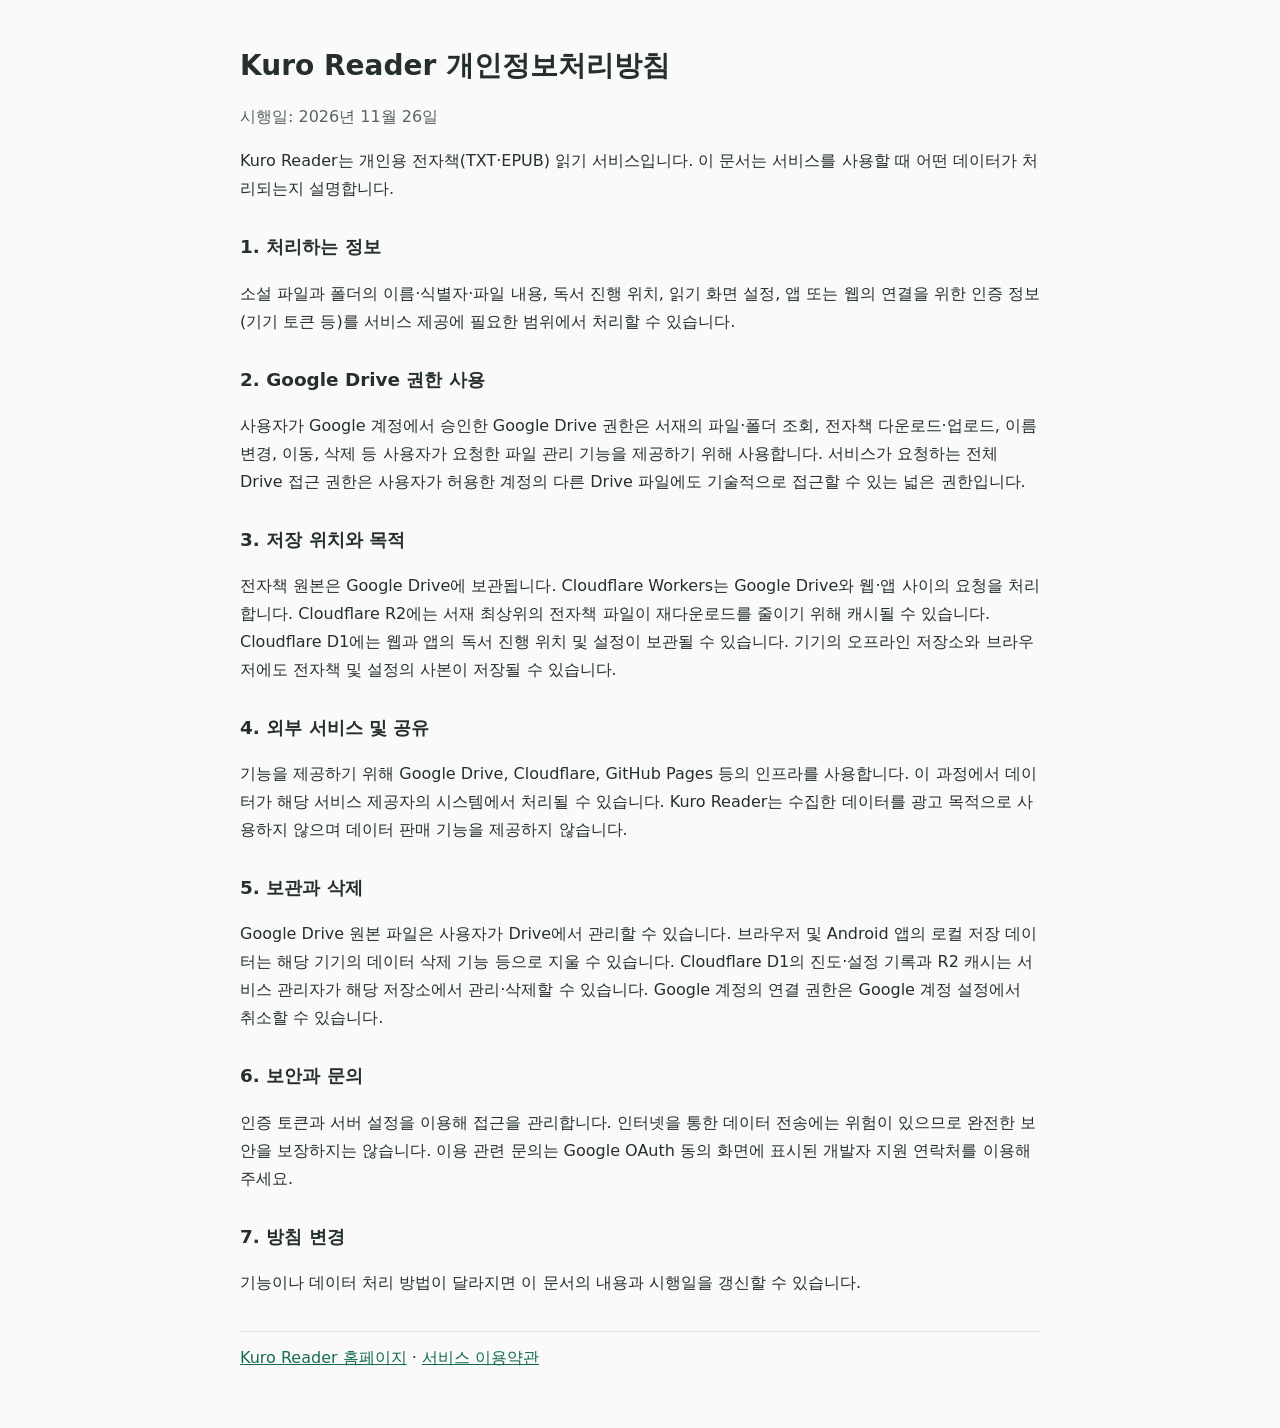
<file: privacy.html>
<!DOCTYPE html>
<html lang="ko">
<head>
  <meta charset="utf-8">
  <meta name="viewport" content="width=device-width, initial-scale=1">
  <title>Kuro Reader - 개인정보처리방침</title>
  <style>
    body { max-width: 800px; margin: 0 auto; padding: 28px 20px 56px; font: 16px/1.75 system-ui,-apple-system,"Noto Sans KR",sans-serif; color: #25302b; background: #fafbf9; }
    h1 { font-size: 1.75rem; line-height: 1.35; } h2 { font-size: 1.15rem; margin-top: 28px; } a { color: #146b51; }
    .meta { color: #58655e; } footer { border-top: 1px solid #d8e0da; margin-top: 34px; padding-top: 12px; }
  </style>
</head>
<body>
  <main>
    <h1>Kuro Reader 개인정보처리방침</h1>
    <p class="meta">시행일: 2026년 11월 26일</p>
    <p>Kuro Reader는 개인용 전자책(TXT·EPUB) 읽기 서비스입니다. 이 문서는 서비스를 사용할 때 어떤 데이터가 처리되는지 설명합니다.</p>
    <h2>1. 처리하는 정보</h2>
    <p>소설 파일과 폴더의 이름·식별자·파일 내용, 독서 진행 위치, 읽기 화면 설정, 앱 또는 웹의 연결을 위한 인증 정보(기기 토큰 등)를 서비스 제공에 필요한 범위에서 처리할 수 있습니다.</p>
    <h2>2. Google Drive 권한 사용</h2>
    <p>사용자가 Google 계정에서 승인한 Google Drive 권한은 서재의 파일·폴더 조회, 전자책 다운로드·업로드, 이름 변경, 이동, 삭제 등 사용자가 요청한 파일 관리 기능을 제공하기 위해 사용합니다. 서비스가 요청하는 전체 Drive 접근 권한은 사용자가 허용한 계정의 다른 Drive 파일에도 기술적으로 접근할 수 있는 넓은 권한입니다.</p>
    <h2>3. 저장 위치와 목적</h2>
    <p>전자책 원본은 Google Drive에 보관됩니다. Cloudflare Workers는 Google Drive와 웹·앱 사이의 요청을 처리합니다. Cloudflare R2에는 서재 최상위의 전자책 파일이 재다운로드를 줄이기 위해 캐시될 수 있습니다. Cloudflare D1에는 웹과 앱의 독서 진행 위치 및 설정이 보관될 수 있습니다. 기기의 오프라인 저장소와 브라우저에도 전자책 및 설정의 사본이 저장될 수 있습니다.</p>
    <h2>4. 외부 서비스 및 공유</h2>
    <p>기능을 제공하기 위해 Google Drive, Cloudflare, GitHub Pages 등의 인프라를 사용합니다. 이 과정에서 데이터가 해당 서비스 제공자의 시스템에서 처리될 수 있습니다. Kuro Reader는 수집한 데이터를 광고 목적으로 사용하지 않으며 데이터 판매 기능을 제공하지 않습니다.</p>
    <h2>5. 보관과 삭제</h2>
    <p>Google Drive 원본 파일은 사용자가 Drive에서 관리할 수 있습니다. 브라우저 및 Android 앱의 로컬 저장 데이터는 해당 기기의 데이터 삭제 기능 등으로 지울 수 있습니다. Cloudflare D1의 진도·설정 기록과 R2 캐시는 서비스 관리자가 해당 저장소에서 관리·삭제할 수 있습니다. Google 계정의 연결 권한은 Google 계정 설정에서 취소할 수 있습니다.</p>
    <h2>6. 보안과 문의</h2>
    <p>인증 토큰과 서버 설정을 이용해 접근을 관리합니다. 인터넷을 통한 데이터 전송에는 위험이 있으므로 완전한 보안을 보장하지는 않습니다. 이용 관련 문의는 Google OAuth 동의 화면에 표시된 개발자 지원 연락처를 이용해 주세요.</p>
    <h2>7. 방침 변경</h2>
    <p>기능이나 데이터 처리 방법이 달라지면 이 문서의 내용과 시행일을 갱신할 수 있습니다.</p>
  </main>
  <footer><a href="./">Kuro Reader 홈페이지</a> · <a href="./terms.html">서비스 이용약관</a></footer>
</body>
</html>
</file>
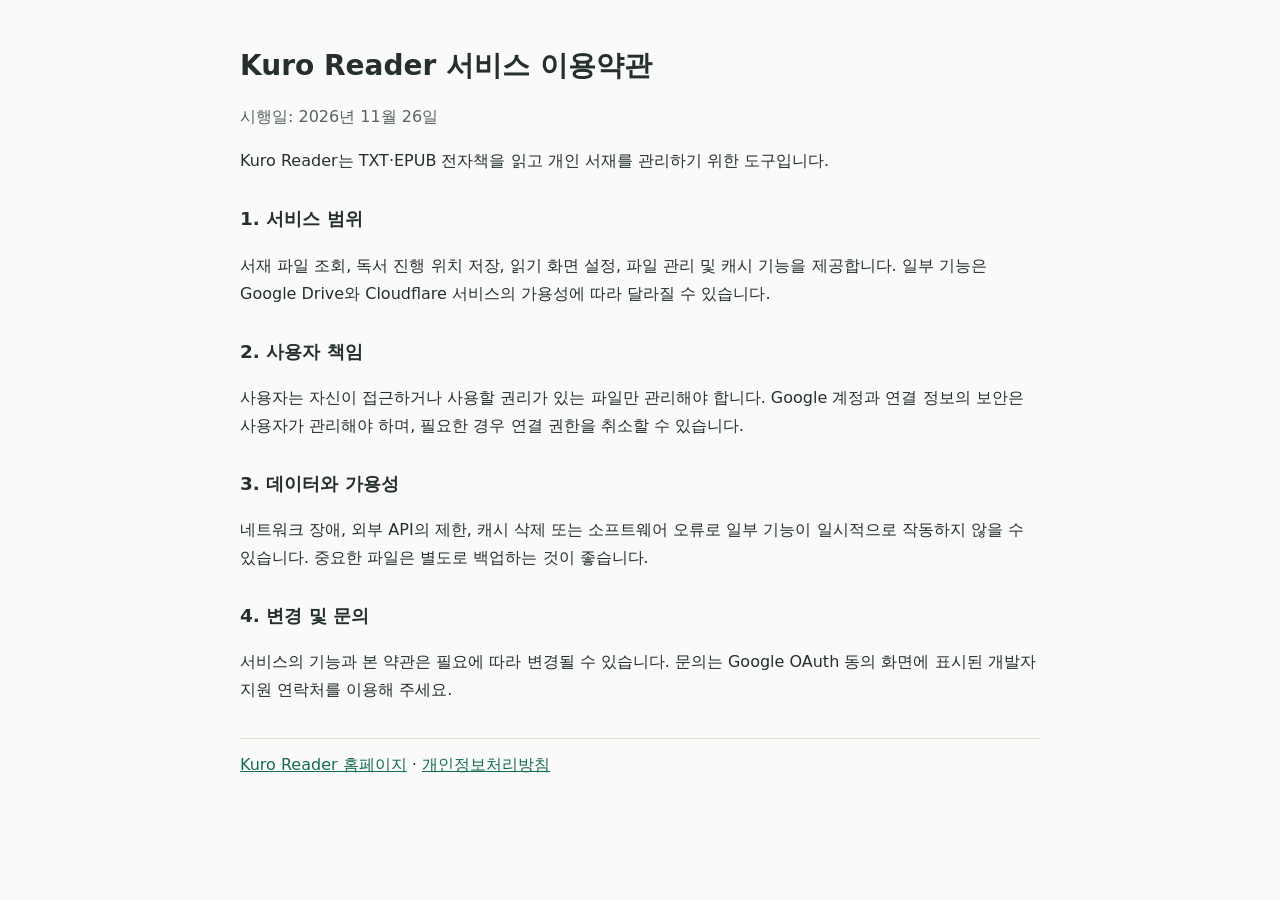
<file: terms.html>
<!DOCTYPE html>
<html lang="ko">
<head>
  <meta charset="utf-8">
  <meta name="viewport" content="width=device-width, initial-scale=1">
  <title>Kuro Reader - 서비스 이용약관</title>
  <style>
    body { max-width: 800px; margin: 0 auto; padding: 28px 20px 56px; font: 16px/1.75 system-ui,-apple-system,"Noto Sans KR",sans-serif; color: #25302b; background: #fafbf9; }
    h1 { font-size: 1.75rem; line-height: 1.35; } h2 { font-size: 1.15rem; margin-top: 28px; } a { color: #146b51; }
    .meta { color: #58655e; } footer { border-top: 1px solid #d8e0da; margin-top: 34px; padding-top: 12px; }
  </style>
</head>
<body>
  <main>
    <h1>Kuro Reader 서비스 이용약관</h1>
    <p class="meta">시행일: 2026년 11월 26일</p>
    <p>Kuro Reader는 TXT·EPUB 전자책을 읽고 개인 서재를 관리하기 위한 도구입니다.</p>
    <h2>1. 서비스 범위</h2>
    <p>서재 파일 조회, 독서 진행 위치 저장, 읽기 화면 설정, 파일 관리 및 캐시 기능을 제공합니다. 일부 기능은 Google Drive와 Cloudflare 서비스의 가용성에 따라 달라질 수 있습니다.</p>
    <h2>2. 사용자 책임</h2>
    <p>사용자는 자신이 접근하거나 사용할 권리가 있는 파일만 관리해야 합니다. Google 계정과 연결 정보의 보안은 사용자가 관리해야 하며, 필요한 경우 연결 권한을 취소할 수 있습니다.</p>
    <h2>3. 데이터와 가용성</h2>
    <p>네트워크 장애, 외부 API의 제한, 캐시 삭제 또는 소프트웨어 오류로 일부 기능이 일시적으로 작동하지 않을 수 있습니다. 중요한 파일은 별도로 백업하는 것이 좋습니다.</p>
    <h2>4. 변경 및 문의</h2>
    <p>서비스의 기능과 본 약관은 필요에 따라 변경될 수 있습니다. 문의는 Google OAuth 동의 화면에 표시된 개발자 지원 연락처를 이용해 주세요.</p>
  </main>
  <footer><a href="./">Kuro Reader 홈페이지</a> · <a href="./privacy.html">개인정보처리방침</a></footer>
</body>
</html>
</file>
